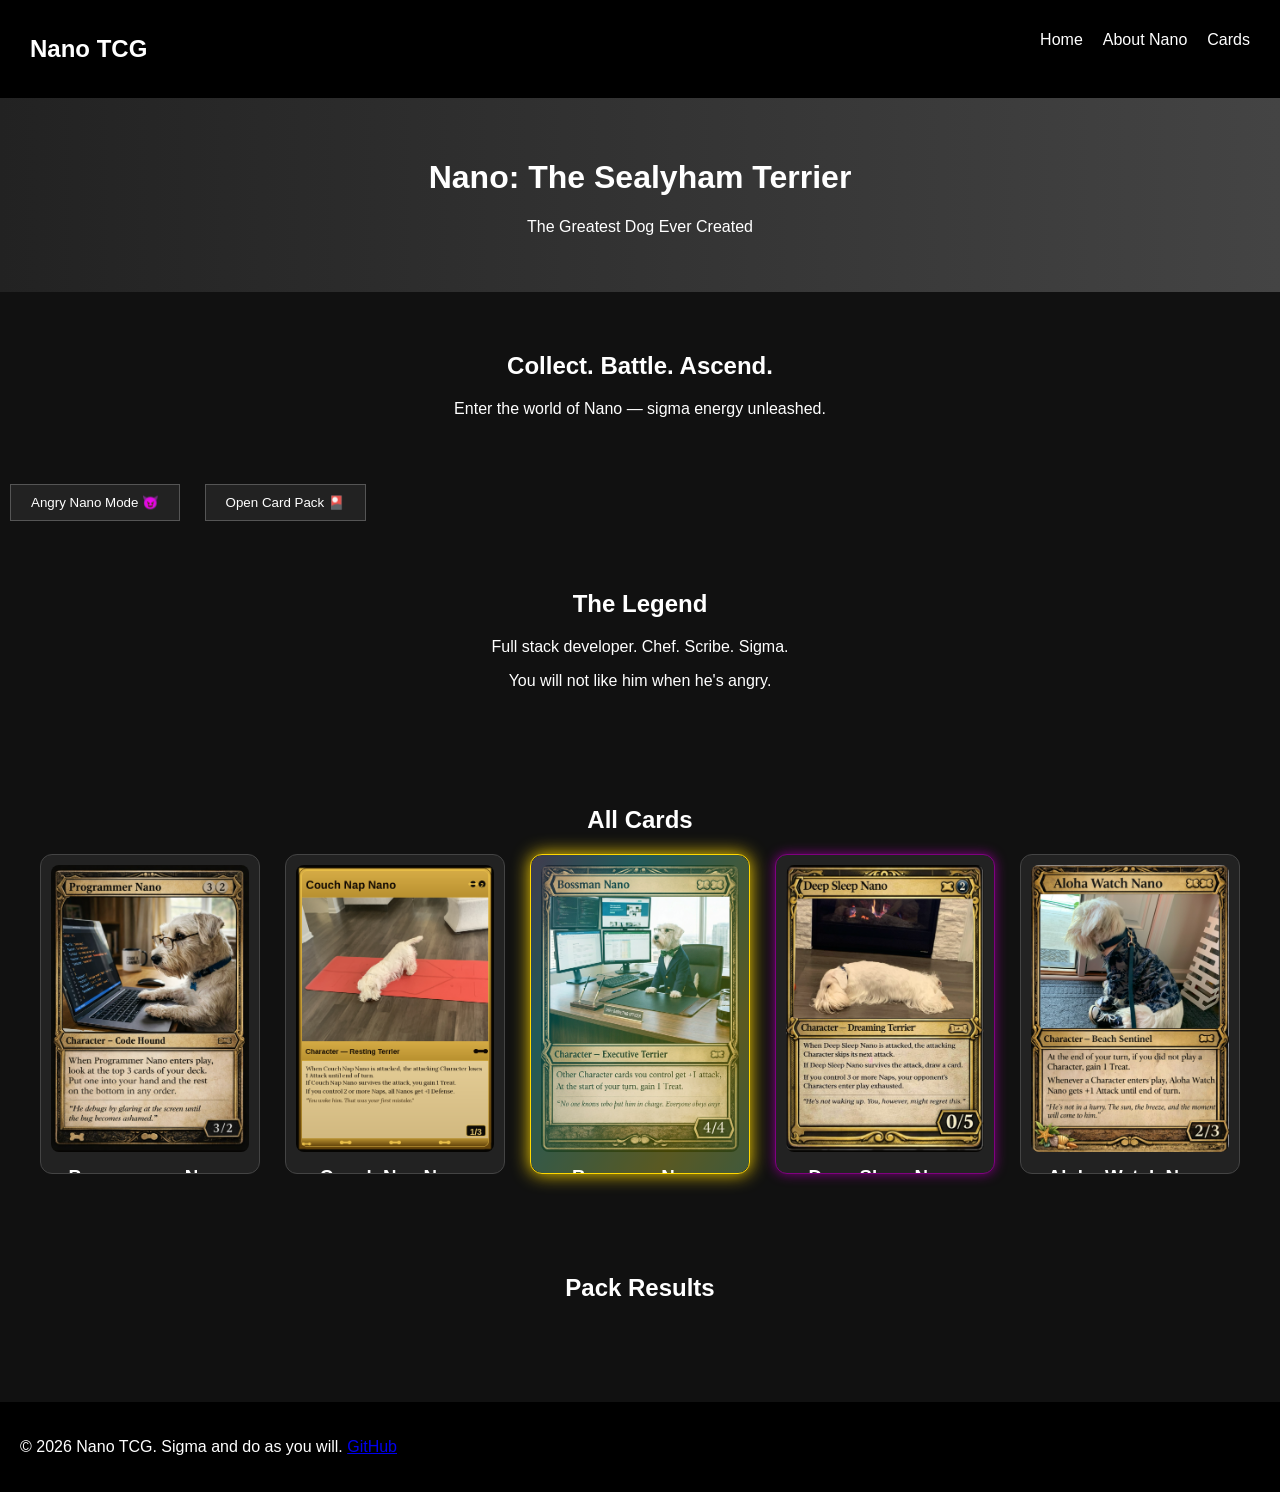
<file: index.html>
<!DOCTYPE html>
<html lang="en">

<head>
    <meta charset="UTF-8">
    <meta name="viewport" content="width=device-width, initial-scale=1.0">
    <title>Nano: The Sealyham Terrier TCG</title>
    <link rel="stylesheet" href="css/style.css">
</head>

<body>

    <nav>
        <h2>Nano TCG</h2>
        <ul>
            <li><a href="index.html">Home</a></li>
            <li><a href="about.html">About Nano</a></li>
            <li><a href="cards.html">Cards</a></li>
        </ul>
    </nav>

    <header>
        <h1>Nano: The Sealyham Terrier</h1>
        <p>The Greatest Dog Ever Created</p>
    </header>

    <section class="hero">
        <h2>Collect. Battle. Ascend.</h2>
        <p>Enter the world of Nano — sigma energy unleashed.</p>
    </section>

    <!-- BUTTONS -->
    <button id="rage-toggle" class="rage-button">Angry Nano Mode 😈</button>
    <button id="open-pack" class="rage-button">Open Card Pack 🎴</button>

    <section class="info">
        <h2>The Legend</h2>
        <p>Full stack developer. Chef. Scribe. Sigma.</p>
        <p>You will not like him when he's angry.</p>
    </section>

    <!-- MAIN CARDS -->
    <section class="card-gallery">
        <h2>All Cards</h2>
        <div id="cards-container"></div>
    </section>

    <!-- PACK RESULTS -->
    <section class="card-gallery">
        <h2>Pack Results</h2>
        <div id="pack-results"></div>
    </section>

    <footer>
        <p>© 2026 Nano TCG. Sigma and do as you will. <a href="https://github.com/MewtwoRBGY/nano-tcg-website">GitHub</a></p>
    </footer>

    <script src="js/script.js"></script>

</body>

</html>
</file>
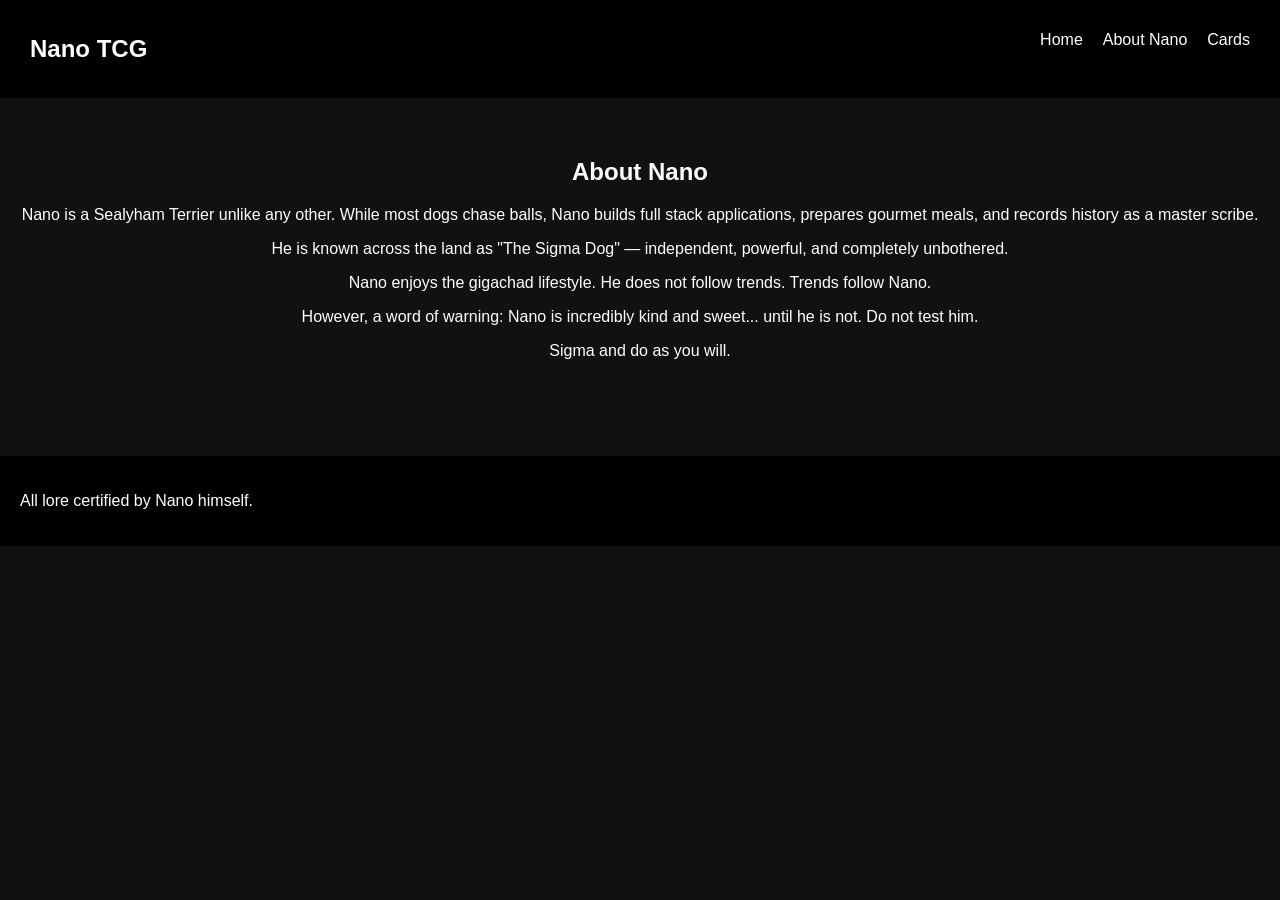
<file: about.html>
<!DOCTYPE html>
<html lang="en">

<head>
    <meta charset="UTF-8">
    <meta name="viewport" content="width=device-width, initial-scale=1.0">
    <title>About Nano</title>
    <link rel="stylesheet" href="css/style.css">
</head>

<body>

    <nav>
        <h2>Nano TCG</h2>
        <ul>
            <li><a href="index.html">Home</a></li>
            <li><a href="about.html">About Nano</a></li>
            <li><a href="cards.html">Cards</a></li>
        </ul>
    </nav>

    <section class="info">
        <h1>About Nano</h1>

        <p>
            Nano is a Sealyham Terrier unlike any other. While most dogs chase balls, Nano builds full stack applications, prepares gourmet meals, and records history as a master scribe.
        </p>

        <p>
            He is known across the land as "The Sigma Dog" — independent, powerful, and completely unbothered.
        </p>

        <p>
            Nano enjoys the gigachad lifestyle. He does not follow trends. Trends follow Nano.
        </p>

        <p>
            However, a word of warning: Nano is incredibly kind and sweet... until he is not. Do not test him.
        </p>

        <p>
            Sigma and do as you will.
        </p>
    </section>

    <footer>
        <p>All lore certified by Nano himself.</p>
    </footer>

</body>

</html>
</file>
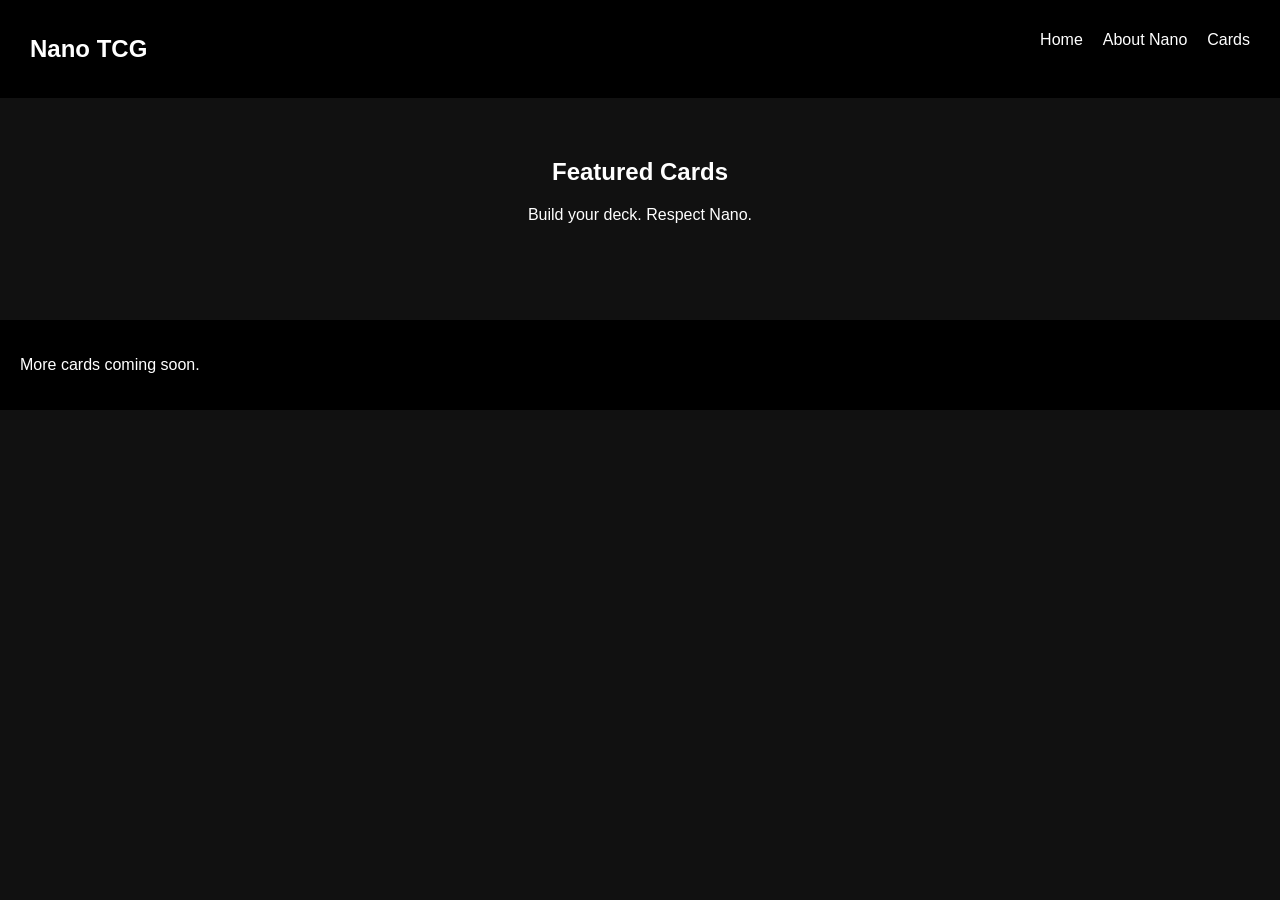
<file: cards.html>
<!DOCTYPE html>
<html lang="en">

<head>
    <meta charset="UTF-8">
    <meta name="viewport" content="width=device-width, initial-scale=1.0">
    <title>Cards</title>
    <link rel="stylesheet" href="css/style.css">
</head>

<body>

    <nav>
        <h2>Nano TCG</h2>
        <ul>
            <li><a href="index.html">Home</a></li>
            <li><a href="about.html">About Nano</a></li>
            <li><a href="cards.html">Cards</a></li>
        </ul>
    </nav>

    <section class="card-gallery">
        <h1>Featured Cards</h1>
        <p>Build your deck. Respect Nano.</p>

        <div id="cards-container"></div>
    </section>

    <footer>
        <p>More cards coming soon.</p>
    </footer>

    <script src="js/script.js"></script>
</body>

</html>
</file>
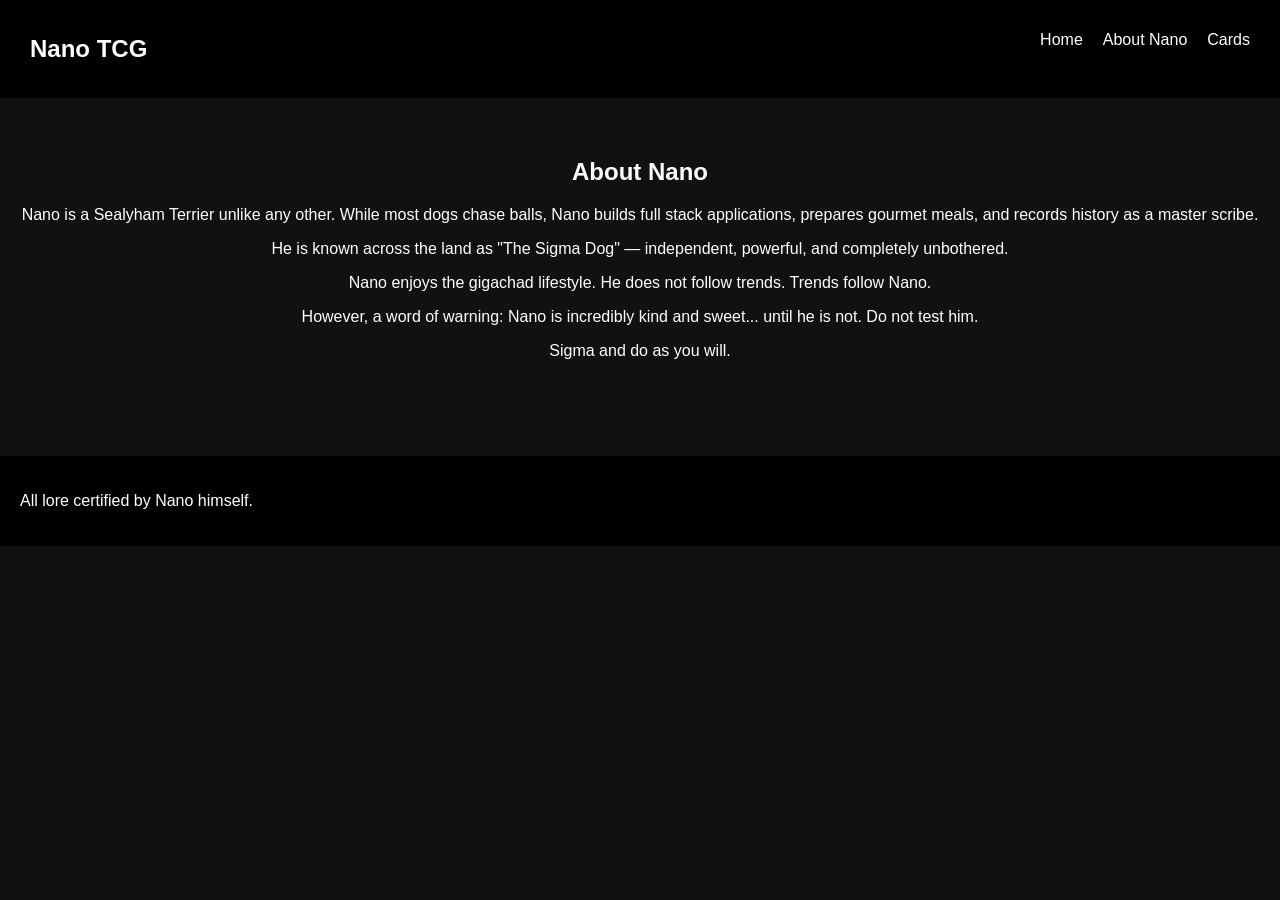
<file: html/about.html>
<!DOCTYPE html>
<html lang="en">

<head>
    <meta charset="UTF-8">
    <meta name="viewport" content="width=device-width, initial-scale=1.0">
    <title>About Nano</title>
    <link rel="stylesheet" href="../css/style.css">
</head>

<body>

    <nav>
        <h2>Nano TCG</h2>
        <ul>
            <li><a href="index.html">Home</a></li>
            <li><a href="about.html">About Nano</a></li>
            <li><a href="cards.html">Cards</a></li>
        </ul>
    </nav>

    <section class="info">
        <h1>About Nano</h1>

        <p>
            Nano is a Sealyham Terrier unlike any other. While most dogs chase balls, Nano builds full stack applications, prepares gourmet meals, and records history as a master scribe.
        </p>

        <p>
            He is known across the land as "The Sigma Dog" — independent, powerful, and completely unbothered.
        </p>

        <p>
            Nano enjoys the gigachad lifestyle. He does not follow trends. Trends follow Nano.
        </p>

        <p>
            However, a word of warning: Nano is incredibly kind and sweet... until he is not. Do not test him.
        </p>

        <p>
            Sigma and do as you will.
        </p>
    </section>

    <footer>
        <p>All lore certified by Nano himself.</p>
    </footer>

</body>

</html>
</file>
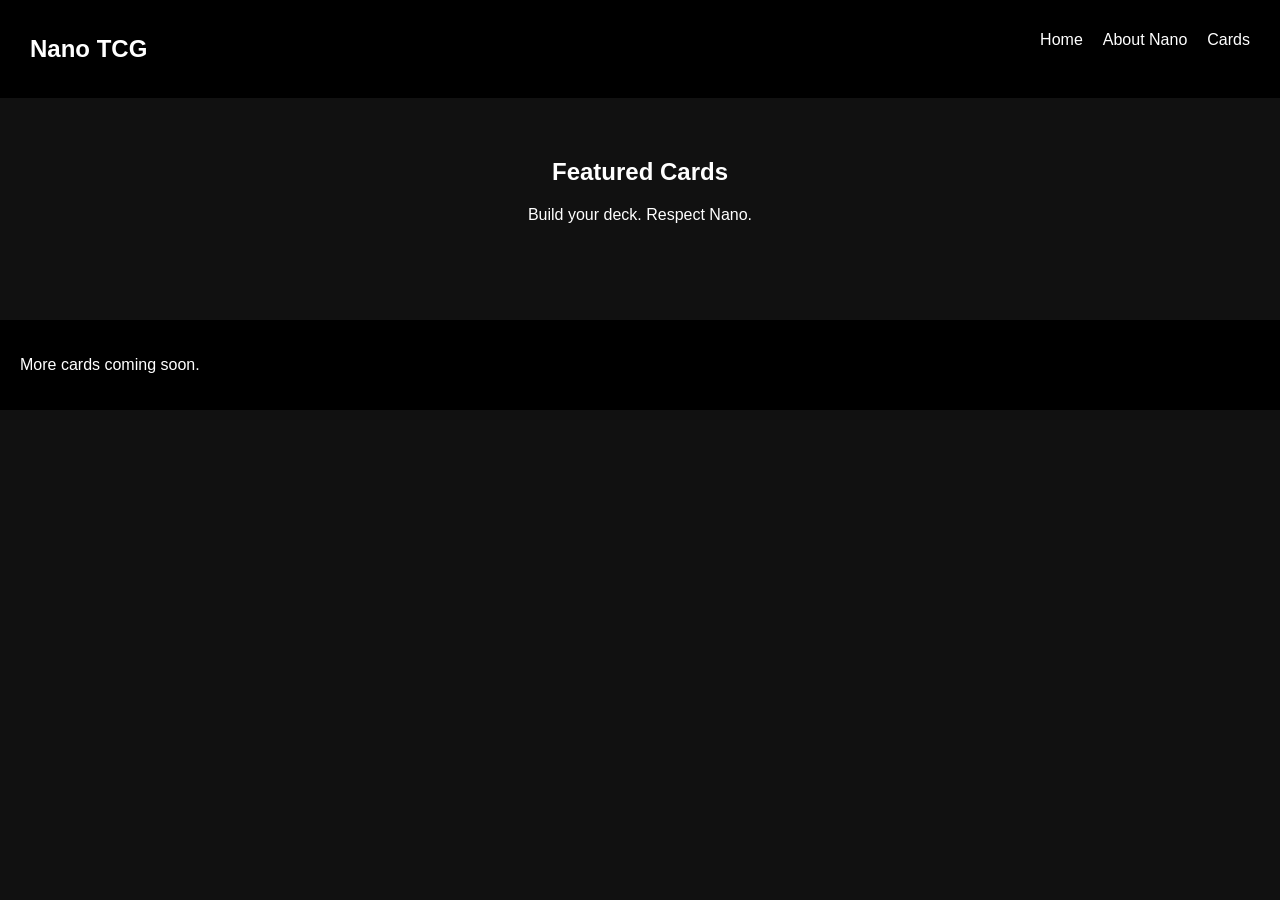
<file: html/cards.html>
<!DOCTYPE html>
<html lang="en">

<head>
    <meta charset="UTF-8">
    <meta name="viewport" content="width=device-width, initial-scale=1.0">
    <title>Cards</title>
    <link rel="stylesheet" href="../css/style.css">
</head>

<body>

    <nav>
        <h2>Nano TCG</h2>
        <ul>
            <li><a href="index.html">Home</a></li>
            <li><a href="about.html">About Nano</a></li>
            <li><a href="cards.html">Cards</a></li>
        </ul>
    </nav>

    <section class="card-gallery">
        <h1>Featured Cards</h1>
        <p>Build your deck. Respect Nano.</p>

        <div id="cards-container"></div>
    </section>

    <footer>
        <p>More cards coming soon.</p>
    </footer>

    <script src="../js/script.js"></script>
</body>

</html>
</file>
<file: css/style.css>
/* =========================
   BASE
========================= */

body {
    margin: 0;
    font-family: Arial, sans-serif;
    background-color: #111;
    color: #fff;
}


/* =========================
   NAVBAR
========================= */

nav {
    display: flex;
    justify-content: space-between;
    padding: 15px 30px;
    background: #000;
}

nav ul {
    display: flex;
    gap: 20px;
    list-style: none;
}

nav a {
    color: white;
    text-decoration: none;
}


/* =========================
   HEADER
========================= */

header {
    text-align: center;
    padding: 40px;
    background: linear-gradient(to right, #222, #444);
}


/* =========================
   SECTIONS
========================= */

section {
    padding: 40px 20px;
    text-align: center;
}


/* =========================
   FLEX GRID
========================= */

#cards-container,
#pack-results {
    display: flex;
    flex-wrap: wrap;
    justify-content: center;
    gap: 25px;
}


/* =========================
   CARD SYSTEM
========================= */

.card {
    width: 220px;
    height: 320px;
    perspective: 1000px;
}


/* 3D container */

.card-inner {
    position: relative;
    width: 100%;
    height: 100%;
    transform-style: preserve-3d;
    transition: transform 0.6s;
}


/* Flip on hover */

.card:hover .card-inner {
    transform: rotateY(180deg);
}


/* =========================
   FRONT & BACK
========================= */

.card-front,
.card-back {
    position: absolute;
    width: 100%;
    height: 100%;
    top: 0;
    left: 0;
    backface-visibility: hidden;
    -webkit-backface-visibility: hidden;
    border-radius: 12px;
    padding: 10px;
    box-sizing: border-box;
}


/* FRONT */

.card-front {
    background: #222;
    z-index: 2;
    position: relative;
    overflow: hidden;
    /* CRITICAL for holo */
}


/* BACK */

.card-back {
    background: #111;
    transform: rotateY(180deg);
}


/* IMAGE */

.card-front img {
    width: 100%;
    border-radius: 8px;
}


/* TEXT */

.card h3 {
    margin-top: 10px;
}

.card p {
    font-size: 0.9em;
    color: #ccc;
}


/* =========================
   RARITY GLOW
========================= */

.card.common .card-front {
    border: 1px solid #444;
}

.card.epic .card-front {
    border: 1px solid purple;
    box-shadow: 0 0 12px purple;
}

.card.legendary .card-front {
    border: 1px solid gold;
    box-shadow: 0 0 18px gold;
}


/* =========================
   HOLO EFFECT (FIXED)
========================= */

.card.legendary .card-front::after {
    content: "";
    position: absolute;
    inset: 0;
    border-radius: 12px;
    background: linear-gradient( 120deg, rgba(255, 0, 150, 0.25) 0%, rgba(0, 255, 255, 0.25) 25%, rgba(255, 255, 0, 0.25) 50%, rgba(0, 255, 255, 0.25) 75%, rgba(255, 0, 150, 0.25) 100%);
    background-size: 200% 200%;
    background-position: 0% 50%;
    mix-blend-mode: screen;
    pointer-events: none;
    z-index: 3;
    animation: holoMove 3s linear infinite;
}

@keyframes holoMove {
    0% {
        background-position: 0% 50%;
    }
    100% {
        background-position: 100% 50%;
    }
}


/* =========================
   BUTTONS
========================= */

.rage-button {
    margin: 10px;
    padding: 10px 20px;
    background: #222;
    color: white;
    border: 1px solid #555;
    cursor: pointer;
}

.rage-button:hover {
    background: #555;
}


/* =========================
   RAGE MODE 😈
========================= */

.rage-mode {
    background: #200;
}

.rage-mode nav,
.rage-mode header {
    background: #400;
}


/* =========================
   PACK ANIMATION
========================= */

#pack-results .card {
    animation: pop 0.4s ease;
}

@keyframes pop {
    from {
        transform: scale(0.5);
        opacity: 0;
    }
    to {
        transform: scale(1);
        opacity: 1;
    }
}


/* =========================
   FOOTER
========================= */

footer {
    padding: 20px;
    background: #000;
    margin-top: 40px;
}
</file>
